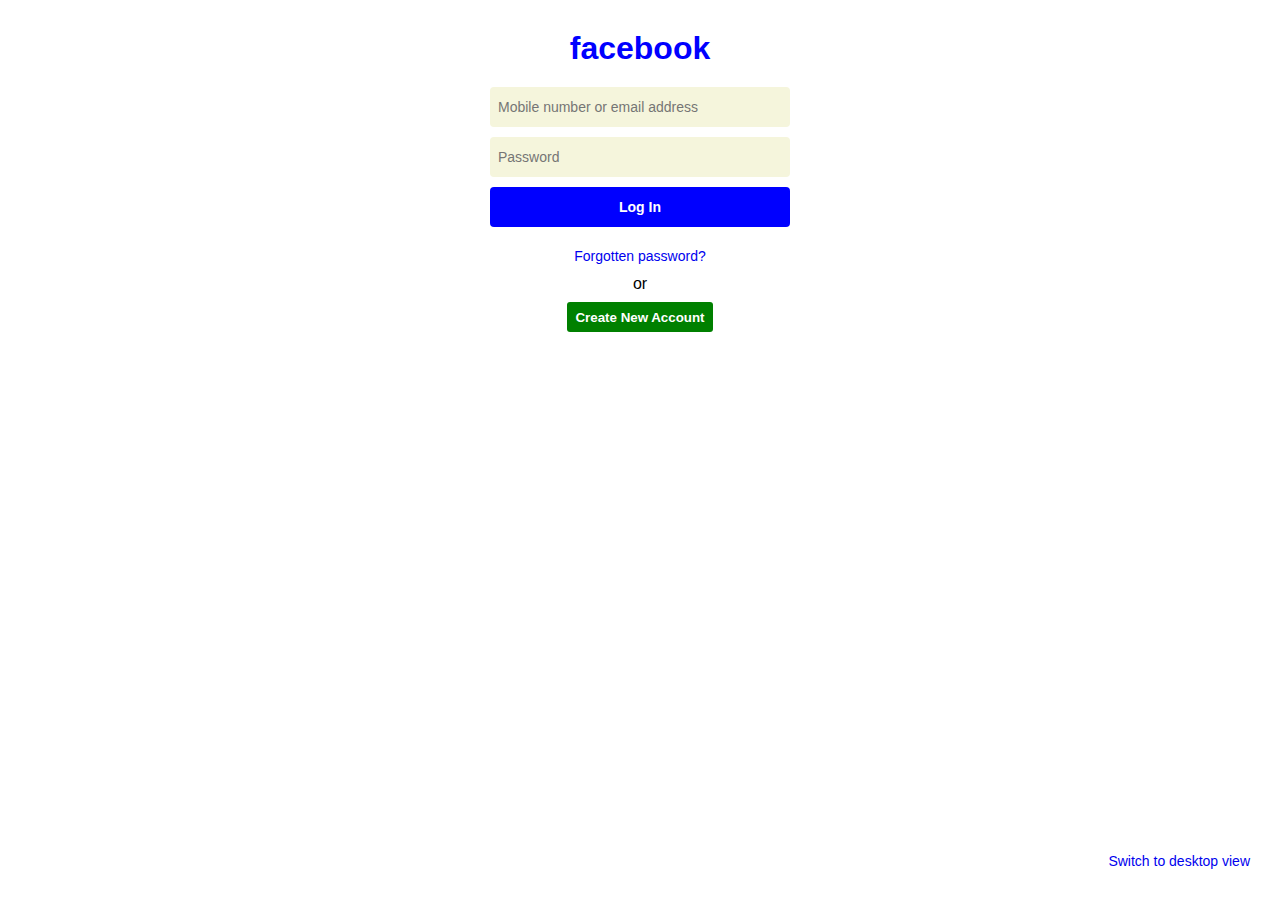
<file: index.html>
<!DOCTYPE html>
<html lang="en">
<head>
    <meta charset="UTF-8">
    <meta http-equiv="X-UA-Compatible" content="IE=edge">
    <meta name="viewport" content="width=device-width, initial-scale=1.0">
    <title>Document</title>
    <link rel="stylesheet" href="style.css">
</head>
<body>
    <div class="ui-container">
        <div class="header">
            <h2>facebook</h2>
            <form action="" >
                <input type="email" id="email" placeholder="Mobile number or email address">
                <input type="password" id="password" placeholder="Password">
                <input type="button" id="submit" value="Log In">
            </form>
        
                <a href="#">Forgotten password?</a>

               <div class="or"> 
                    <p>or</p>   
               </div>
                <button type="submit" id="create-new-acct">Create New Account</button>
        </div>
    </div>

    <div class="desktop-view">
        <a href="desktop.html" target="_blank">Switch to desktop view</a>
    </div>
</body>
</html>
</file>
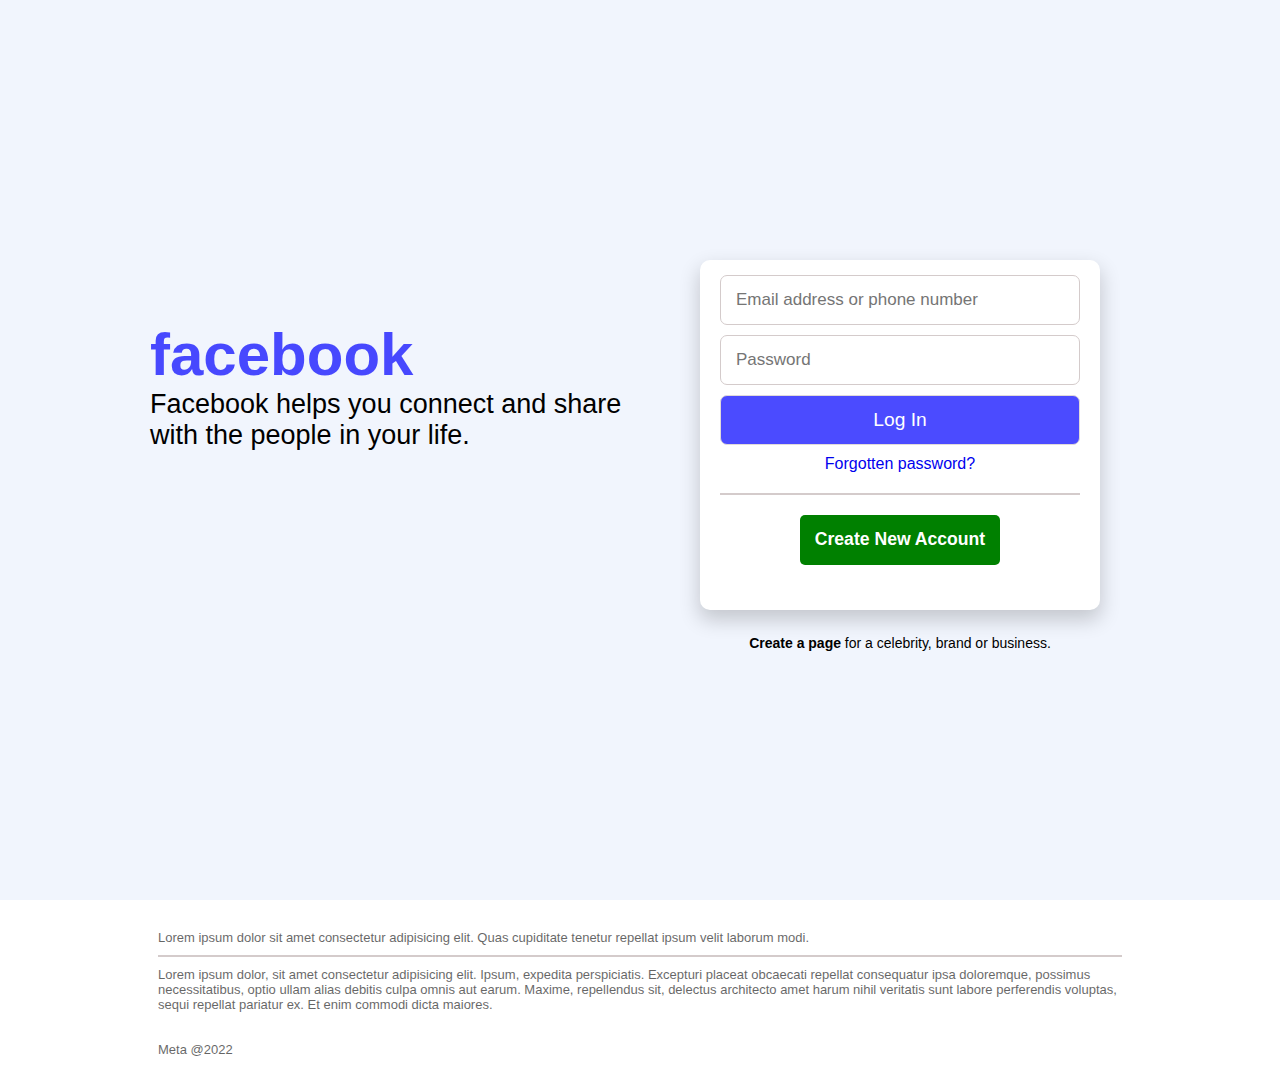
<file: desktop.html>
<!DOCTYPE html>
<html lang="en">
<head>
    <meta charset="UTF-8">
    <meta http-equiv="X-UA-Compatible" content="IE=edge">
    <meta name="viewport" content="width=device-width, initial-scale=1.0">
    <title>Facebook - log in or sign up</title>
    <link rel="stylesheet" href="desktop.css">
</head>
<body>
    <div id="ui-container">
        <div class="header">
            <div class="box">
              <div class="left">
                <div  class="left-content">
                    <h1>facebook</h1>
                    <p>Facebook helps you connect and share <br> with the people in your life.</p>
                </div>
            </div>
            <div class="right">
                <div class="right-content">
                    <section>
                            <form action="">
                                <input type="email" name="" id="email" placeholder="Email address or phone number">
                                <input type="password" name="" id="password" placeholder="Password">
                                <input type="submit" value="Log In" id="submit" >
                            </form>
                            <a href="#">Forgotten password?</a>

                           <hr>
                            <button type="submit" id="create-new-acct">Create New Account</button>
                    </section>
                        <p><a href="#">Create a page</a> for a celebrity, brand or business.</p>
                </div>
            </div> 
            </div>
        </div>
        <div class="footer">
            <div class="content">
                <p>Lorem ipsum dolor sit amet consectetur adipisicing elit. Quas cupiditate tenetur repellat ipsum velit laborum modi.</p>
                <hr> 
                <p>Lorem ipsum dolor, sit amet consectetur adipisicing elit. Ipsum, expedita perspiciatis. Excepturi placeat obcaecati repellat consequatur ipsa doloremque, possimus necessitatibus, optio ullam alias debitis culpa omnis aut earum. Maxime, repellendus sit, delectus architecto amet harum nihil veritatis sunt labore perferendis voluptas, sequi repellat pariatur ex. Et enim commodi dicta maiores.</p>

                <p class="meta">Meta @2022</p>
            </div>
        </div>
    </div>
</body>
</html>
</file>
<file: style.css>
* {
   padding: 0;
   margin: 0; 
   font-family: sans-serif;
   box-sizing: border-box;
}
body {
    width: 100%;
    height: 100vh;
}

.ui-container {
    justify-content: center;
    align-items: center;
    display: flex;
    padding: 30px 10px;
    flex-direction: column;
    text-align: center;
}

h2 {
    font-size: 2rem;
    font-weight: bold;
    color: blue;
    margin-bottom: 20px;
    
}

form {
    margin-bottom: 10px;
    display: flex;
    flex-direction: column;
}
input {
    width: 300px;
    height: 40px;
    margin-bottom: 10px;
    font-size: 14px;
    padding: 4px 8px;
   border: none;
   border-radius: 4px;
   transition: all 0.3sec ease-in-out;

}

input:hover {
    cursor: pointer;
    opacity: 0.8;
}

#email, #password {
    background-color: beige;
}

#submit {
    background-color: blue;
    color: white;
    font-weight: bolder;
}

a {
    text-decoration: none;
    font-size: 14px;
}


 .or {
    margin-top: 10px;
    margin-bottom: 9px;
}

#create-new-acct {
    background-color: green;
    color: white;
    font-weight: bolder;
    height: 30px;
    padding: 3px 8px;
    border: none;
    border-radius: 3px;
}

.desktop-view {
    position: absolute;
    bottom: 30px;
    right: 30px;
}
</file>
<file: desktop.css>
* {
    padding: 0;
    margin: 0;
    font-family: sans-serif;
    box-sizing: border-box;
   
}

body {
    width: 100%;
   
}
#ui-container {
    width: 100vw;
    
    

}
.header {
    background-color: rgb(241, 245, 253);
    height: 100vh;
    width: 100%;
    display: flex;
    justify-content: center;
    align-items: center;
    place-items: center;
    text-align: center;
    padding: 0px 30px 40px 50px;
}

.box {
    display: grid;
    grid-template-columns: repeat(2, 1fr);
    max-width: 1000px;
    
}
.left {
    display: flex;
    flex-wrap: wrap;
    align-items: center;
    
   
}

.left-content{
    text-align: start;
    padding-bottom: 90px;
}
.left-content h1 {
    font-size: 60px;
    color: blue;
    opacity: 0.7;
    font-weight: bolder;
    flex-wrap: wrap;
}

.left-content p {
    flex-wrap: wrap;
    font-size: 27px;
}

.right-content {
    padding-top: 50px;
    align-items: center;
    justify-content: center;
    text-align: center;
    display: flex;
    flex-wrap: wrap;
}

section {
    border-radius: 10px;
    height: 350px;
    max-width: 400px;
   
    align-items: center;
    padding: 15px 20px;
    border: none;
    display: flex;
    background-color: white;
    flex-direction: column;
    box-shadow: 0px 9px 20px 0.5px rgba(0, 0, 0, 0.19);
    margin-bottom: 25px;
}

form input {
    border: 1px solid rgb(212, 203, 203);
    border-radius: 7px;
    height: 50px;
    width: 100%;
    font-size: 17px;
    padding: 10px 15px;
    margin-bottom: 10px;
}

form #submit {
    background-color: blue;
    opacity: 0.7;
    color: white;
    font-size: 1.2rem;
}

form #submit:hover {
    cursor: pointer ;
}

section a {
    text-decoration: none;
    margin-bottom: 20px;
}

hr {
    width: 100%;
    margin-bottom: 20px;
    border: 1px solid rgb(212, 203, 203);
} 

#create-new-acct {
    background-color: green;
    color: white;
    font-weight: bolder;
    font-size: 1.1rem;
    height: 50px;
    width: 200px;
    padding: 5px 5px;
    border: none;
    border-radius: 5px;
}
#create-new-acct:hover {
    cursor: pointer;
}

.right-content p {
    font-size: 14px;
}

.right-content p a {
    color: black;
    text-decoration: none;
    font-weight: bolder;
}


@media screen and (max-width:800px){
   
    .box{
        grid-template-columns: 1fr;
    }
    .left{
        height: 200px;
    }

    .left-content{
         text-align: center;
         padding: 0px;
    }

    .header{
        padding: 0px 30px 100px 30px;
        height: auto;
    }
    .right-content {
      flex-direction: column;
    }  
    
}


.footer {
    display: flex;
    align-items: center;
    justify-content: center;

}
.footer .content {
    display: flex;
    padding: 30px 30px;
    flex-direction: column;
    width: 80%;
}

.footer .content p {
    opacity: 0.6;
    font-size: small;

}

.footer .content hr {
    margin: 10px auto;
}

.meta {
    margin-top: 30px;
}
</file>
